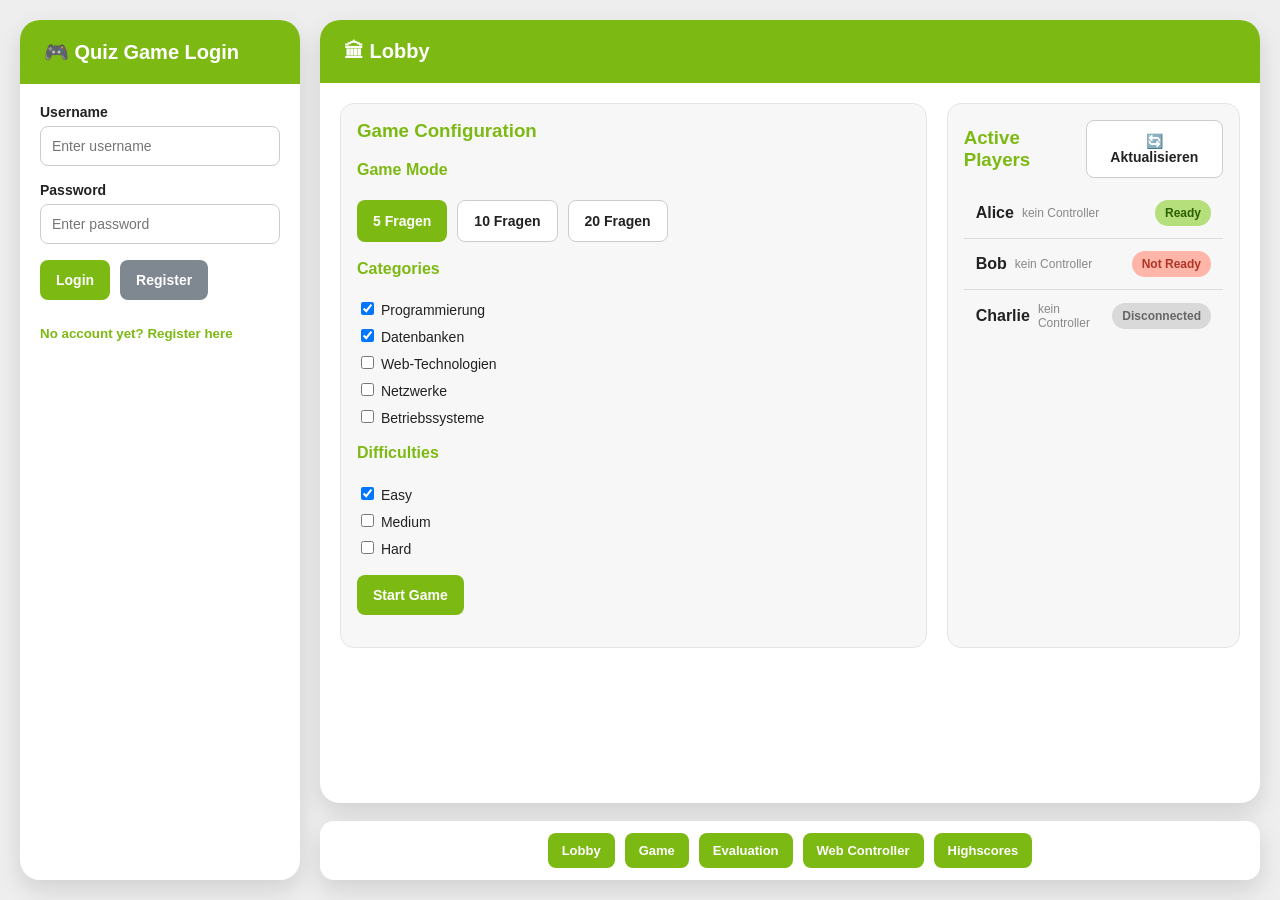
<file: frontend/index.html>
<!DOCTYPE html>
<html lang="en">
<head>
  <meta charset="UTF-8">
  <meta name="viewport" content="width=device-width, initial-scale=1.0">
  <title>Quiz Game Multiplayer</title>
  <link rel="stylesheet" href="style.css">
  <script defer src="app.js"></script>
</head>
<body>
<div class="page-layout">
  <aside class="side-panel">
    <div class="panel-header">
      <h2>🎮 Quiz Game Login</h2>
    </div>

    <div class="panel-body">
      <div class="form-group">
        <label for="username">Username</label>
        <input type="text" id="username" placeholder="Enter username">
      </div>

      <div class="form-group">
        <label for="password">Password</label>
        <input type="password" id="password" placeholder="Enter password">
      </div>

      <div class="button-row">
        <button class="btn btn-green">Login</button>
        <button class="btn btn-gray">Register</button>
      </div>
    </div>
  </aside>

  <main class="main-area">
    <section class="main-panel">
      <div class="panel-header">
        <h2>🏛 Lobby</h2>
      </div>

      <div class="panel-body">
        <div class="content-grid">
          <div class="card" id="game-config-card">
            <h3>Game Configuration</h3>
            <p>Game mode, categories and difficulty will be added here.</p>
          </div>

          <div class="card">
            <h3>Active Players</h3>
            <ul id="player-list" class="player-list"></ul>
          </div>
        </div>
      </div>
    </section>

    <nav class="bottom-nav">
      <button class="nav-btn">Lobby</button>
      <button class="nav-btn">Game</button>
      <button class="nav-btn">Evaluation</button>
      <button class="nav-btn">Web Controller</button>
      <button class="nav-btn">Highscores</button>
    </nav>
  </main>
</div>
</body>
</html>
</file>
<file: frontend/style.css>
* {
  box-sizing: border-box;
}

body {
  margin: 0;
  font-family: Arial, sans-serif;
  background-color: #eeeeee;
  color: #222222;
}

.page-layout {
  display: flex;
  gap: 20px;
  min-height: 100vh;
  padding: 20px;
}

.side-panel {
  width: 280px;
  background-color: white;
  border-radius: 20px;
  box-shadow: 0 10px 25px rgba(0, 0, 0, 0.12);
  overflow: hidden;
  flex-shrink: 0;
}

.main-area {
  flex: 1;
  display: flex;
  flex-direction: column;
}

.main-panel {
  flex: 1;
  background-color: white;
  border-radius: 20px;
  box-shadow: 0 10px 25px rgba(0, 0, 0, 0.12);
  overflow: hidden;
}

.panel-header {
  background-color: #7db913;
  color: white;
  padding: 20px 24px;
}

.panel-header h2 {
  margin: 0;
  font-size: 20px;
}

.panel-body {
  padding: 20px;
}

.form-group {
  margin-bottom: 16px;
}

.form-group label {
  display: block;
  margin-bottom: 6px;
  font-size: 14px;
  font-weight: bold;
}

.form-group input {
  width: 100%;
  padding: 11px;
  border: 1px solid #cccccc;
  border-radius: 8px;
  font-size: 14px;
}

.button-row {
  display: flex;
  gap: 10px;
  flex-wrap: wrap;
}

.btn {
  border: none;
  border-radius: 8px;
  padding: 12px 16px;
  font-weight: bold;
  cursor: pointer;
  font-size: 14px;
}

.btn-green {
  background-color: #7db913;
  color: white;
}

.btn-gray {
  background-color: #7f8790;
  color: white;
}

.btn-light {
  background-color: white;
  color: #222222;
  border: 1px solid #cccccc;
}

.content-grid {
  display: grid;
  grid-template-columns: 2fr 1fr;
  gap: 20px;
}

.card {
  background-color: #f7f7f7;
  border: 1px solid #e4e4e4;
  border-radius: 14px;
  padding: 16px;
}

.card h3,
.card h4 {
  margin-top: 0;
  color: #7db913;
}

.mode-buttons {
  display: flex;
  gap: 10px;
  flex-wrap: wrap;
  margin-bottom: 18px;
}

.checkbox-group {
  margin-top: 18px;
}

.checkbox-group label {
  display: block;
  margin-bottom: 8px;
  font-size: 14px;
}

.player-list-header {
  display: flex;
  justify-content: space-between;
  align-items: center;
  margin-bottom: 10px;
}

.player-list-header h3 {
  margin: 0;
}

.player-list-header {
  display: flex;
  justify-content: space-between;
  align-items: center;
  margin-bottom: 10px;
}

.player-list-header h3 {
  margin: 0;
}

.controller-select {
  width: 100%;
  padding: 8px;
  border: 1px solid #ccc;
  border-radius: 6px;
  font-size: 14px;
  margin-top: 4px;
}

.player-list {
  list-style: none;
  padding: 0;
  margin: 0;
}

.player-item {
  display: flex;
  justify-content: space-between;
  align-items: center;
  padding: 12px;
  border-bottom: 1px solid #dddddd;
}

.player-item:last-child {
  border-bottom: none;
}

.player-name {
  font-weight: bold;
}

/* Fix 7: Controller-Anzeige in der Spielerliste */
.player-controller {
  font-size: 12px;
  color: #888;
  flex: 1;
  padding-left: 8px;
}

.badge {
  padding: 6px 10px;
  border-radius: 20px;
  font-size: 12px;
  font-weight: bold;
}

.badge-ready {
  background-color: #b5df7b;
  color: #2c5d00;
}

.badge-not-ready {
  background-color: #ffb5a7;
  color: #b03528;
}

.badge-disconnected {
  background-color: #d9d9d9;
  color: #666666;
}

.bottom-nav {
  margin-top: 18px;
  background-color: white;
  border-radius: 14px;
  box-shadow: 0 10px 25px rgba(0, 0, 0, 0.12);
  padding: 12px;
  display: flex;
  justify-content: center;
  gap: 10px;
  flex-wrap: wrap;
}

.nav-btn {
  border: none;
  background-color: #7db913;
  color: white;
  border-radius: 8px;
  padding: 10px 14px;
  font-size: 13px;
  font-weight: bold;
  cursor: pointer;
}

@media (max-width: 1100px) {
  .content-grid {
    grid-template-columns: 1fr;
  }
}

@media (max-width: 850px) {
  .page-layout {
    flex-direction: column;
  }

  .side-panel {
    width: 100%;
  }
}

.link-btn {
  background: none;
  border: none;
  color: #7db913;
  font-weight: bold;
  cursor: pointer;
  padding: 0;
  margin-top: 10px;
}

.link-btn:hover {
  text-decoration: underline;
}

.table {
  width: 100%;
  border-collapse: collapse;
  margin-top: 10px;
}

.table th,
.table td {
  padding: 12px 10px;
  border-bottom: 1px solid #dddddd;
  text-align: left;
}

.table th {
  background-color: #f0f0f0;
}

.screen-title {
  margin-top: 0;
  color: #7db913;
}

.tab-buttons {
  display: flex;
  gap: 10px;
  margin-bottom: 18px;
  flex-wrap: wrap;
}

.question-box {
  background-color: #f7f7f7;
  border: 1px solid #e4e4e4;
  border-radius: 14px;
  padding: 20px;
  margin-bottom: 20px;
}

.timer-box {
  display: inline-block;
  background-color: #f0a500;
  color: white;
  font-weight: bold;
  padding: 8px 14px;
  border-radius: 10px;
  margin-bottom: 16px;
}

.answer-grid {
  display: grid;
  grid-template-columns: 1fr 1fr;
  gap: 14px;
}

.answer-btn {
  border: none;
  border-radius: 12px;
  padding: 18px;
  font-size: 16px;
  font-weight: bold;
  color: white;
  cursor: pointer;
}

.answer-a {
  background-color: #163d8f;
}

.answer-b {
  background-color: #7db913;
}

.answer-c {
  background-color: #f0a500;
}

.answer-d {
  background-color: #b71c3b;
}

@media (max-width: 850px) {
  .answer-grid {
    grid-template-columns: 1fr;
  }
}
.result-card {
  background-color: #f7f7f7;
  border: 1px solid #e4e4e4;
  border-radius: 14px;
  padding: 20px;
  margin-bottom: 20px;
}

.result-list {
  list-style: none;
  padding: 0;
  margin: 0;
}

.result-item {
  display: flex;
  justify-content: space-between;
  align-items: center;
  padding: 12px 0;
  border-bottom: 1px solid #dddddd;
}

.result-item:last-child {
  border-bottom: none;
}

.result-rank {
  font-weight: bold;
  color: #7db913;
  width: 40px;
}

.result-name {
  flex: 1;
  font-weight: bold;
}

.result-points {
  color: #333333;
  font-weight: bold;
}
</file>
